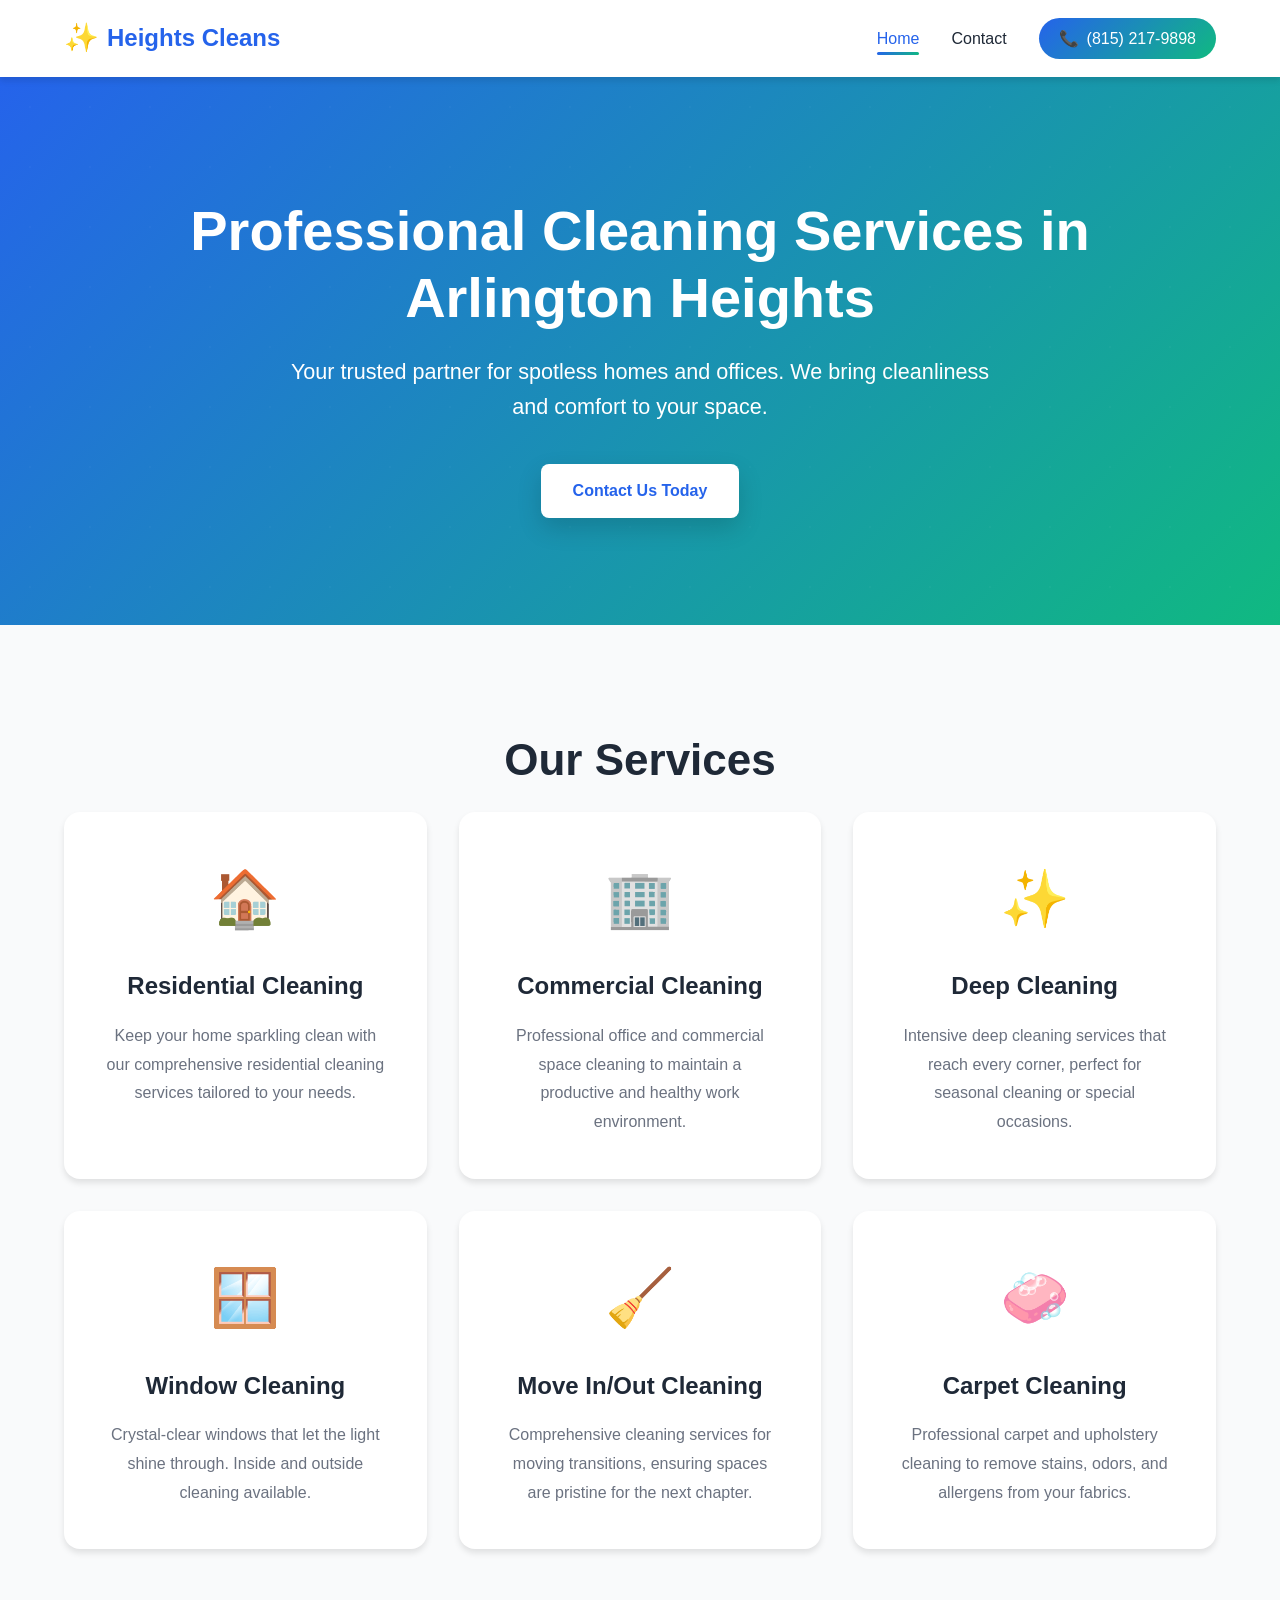
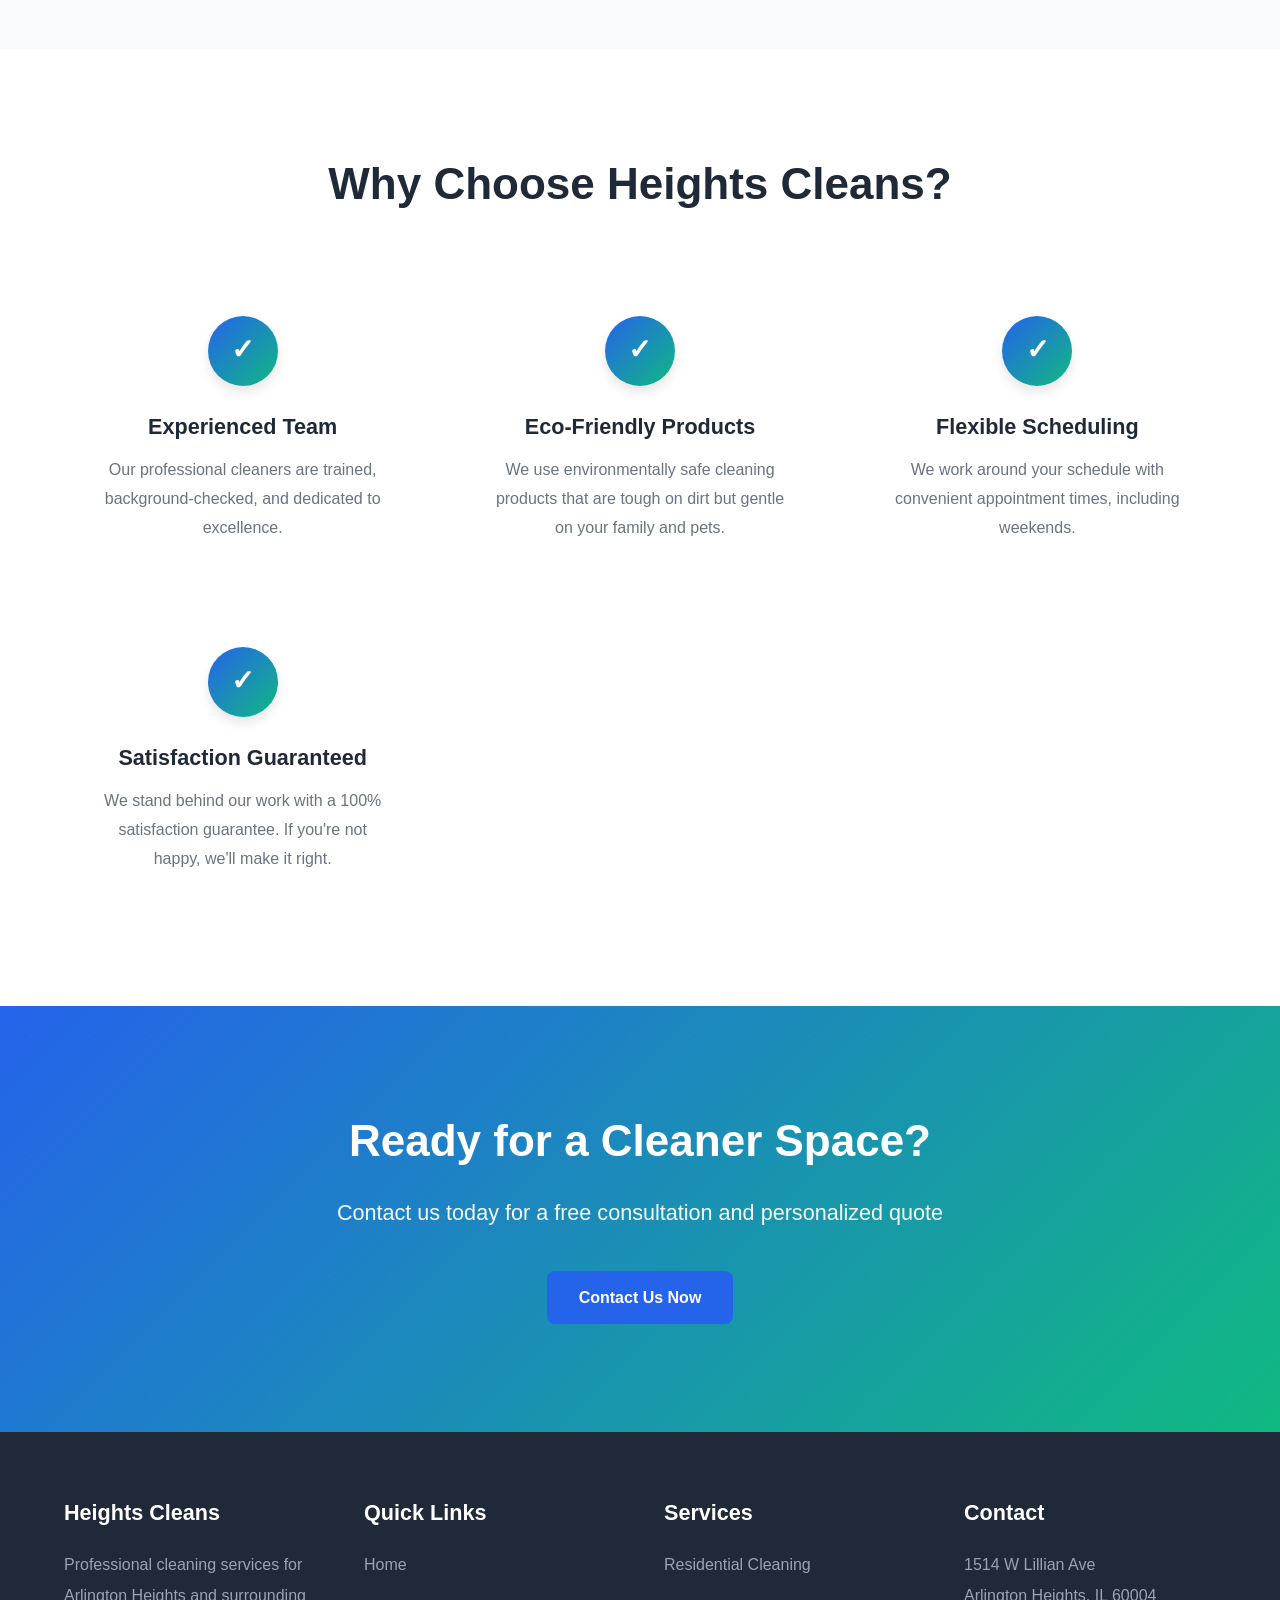
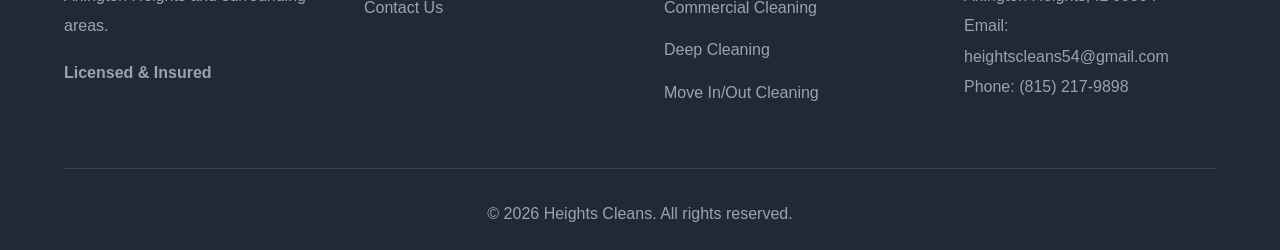
<file: hc1/index.html>
<!DOCTYPE html>
<html lang="en">
<head>
    <meta charset="UTF-8">
    <meta name="viewport" content="width=device-width, initial-scale=1.0">
    <title>Heights Cleans - Professional Cleaning Services in Arlington Heights, IL</title>
    <link rel="stylesheet" href="styles/main.css">
</head>
<body data-page="index">
    <div id="header-placeholder"></div>

    <section class="hero">
        <div class="container">
            <div class="hero-content">
                <h1>Professional Cleaning Services in Arlington Heights</h1>
                <p>Your trusted partner for spotless homes and offices. We bring cleanliness and comfort to your space.</p>
                <a href="contact.html" class="btn btn-primary">Contact Us Today</a>
            </div>
        </div>
    </section>

    <section class="services">
        <div class="container">
            <h2>Our Services</h2>
            <div class="services-grid">
                <div class="service-card">
                    <div class="service-icon">🏠</div>
                    <h3>Residential Cleaning</h3>
                    <p>Keep your home sparkling clean with our comprehensive residential cleaning services tailored to your needs.</p>
                </div>
                <div class="service-card">
                    <div class="service-icon">🏢</div>
                    <h3>Commercial Cleaning</h3>
                    <p>Professional office and commercial space cleaning to maintain a productive and healthy work environment.</p>
                </div>
                <div class="service-card">
                    <div class="service-icon">✨</div>
                    <h3>Deep Cleaning</h3>
                    <p>Intensive deep cleaning services that reach every corner, perfect for seasonal cleaning or special occasions.</p>
                </div>
                <div class="service-card">
                    <div class="service-icon">🪟</div>
                    <h3>Window Cleaning</h3>
                    <p>Crystal-clear windows that let the light shine through. Inside and outside cleaning available.</p>
                </div>
                <div class="service-card">
                    <div class="service-icon">🧹</div>
                    <h3>Move In/Out Cleaning</h3>
                    <p>Comprehensive cleaning services for moving transitions, ensuring spaces are pristine for the next chapter.</p>
                </div>
                <div class="service-card">
                    <div class="service-icon">🧼</div>
                    <h3>Carpet Cleaning</h3>
                    <p>Professional carpet and upholstery cleaning to remove stains, odors, and allergens from your fabrics.</p>
                </div>
            </div>
        </div>
    </section>

    <section class="why-choose">
        <div class="container">
            <h2>Why Choose Heights Cleans?</h2>
            <div class="features-grid">
                <div class="feature">
                    <div class="feature-icon">✓</div>
                    <h3>Experienced Team</h3>
                    <p>Our professional cleaners are trained, background-checked, and dedicated to excellence.</p>
                </div>
                <div class="feature">
                    <div class="feature-icon">✓</div>
                    <h3>Eco-Friendly Products</h3>
                    <p>We use environmentally safe cleaning products that are tough on dirt but gentle on your family and pets.</p>
                </div>
                <div class="feature">
                    <div class="feature-icon">✓</div>
                    <h3>Flexible Scheduling</h3>
                    <p>We work around your schedule with convenient appointment times, including weekends.</p>
                </div>
                <div class="feature">
                    <div class="feature-icon">✓</div>
                    <h3>Satisfaction Guaranteed</h3>
                    <p>We stand behind our work with a 100% satisfaction guarantee. If you're not happy, we'll make it right.</p>
                </div>
            </div>
        </div>
    </section>

    <section class="cta">
        <div class="container">
            <div class="cta-content">
                <h2>Ready for a Cleaner Space?</h2>
                <p>Contact us today for a free consultation and personalized quote</p>
                <a href="contact.html" class="btn btn-secondary">Contact Us Now</a>
            </div>
        </div>
    </section>

    <div id="footer-placeholder"></div>

    <script src="scripts/header.js"></script>
    <script src="scripts/navigation.js"></script>
</body>
</html>
</file>
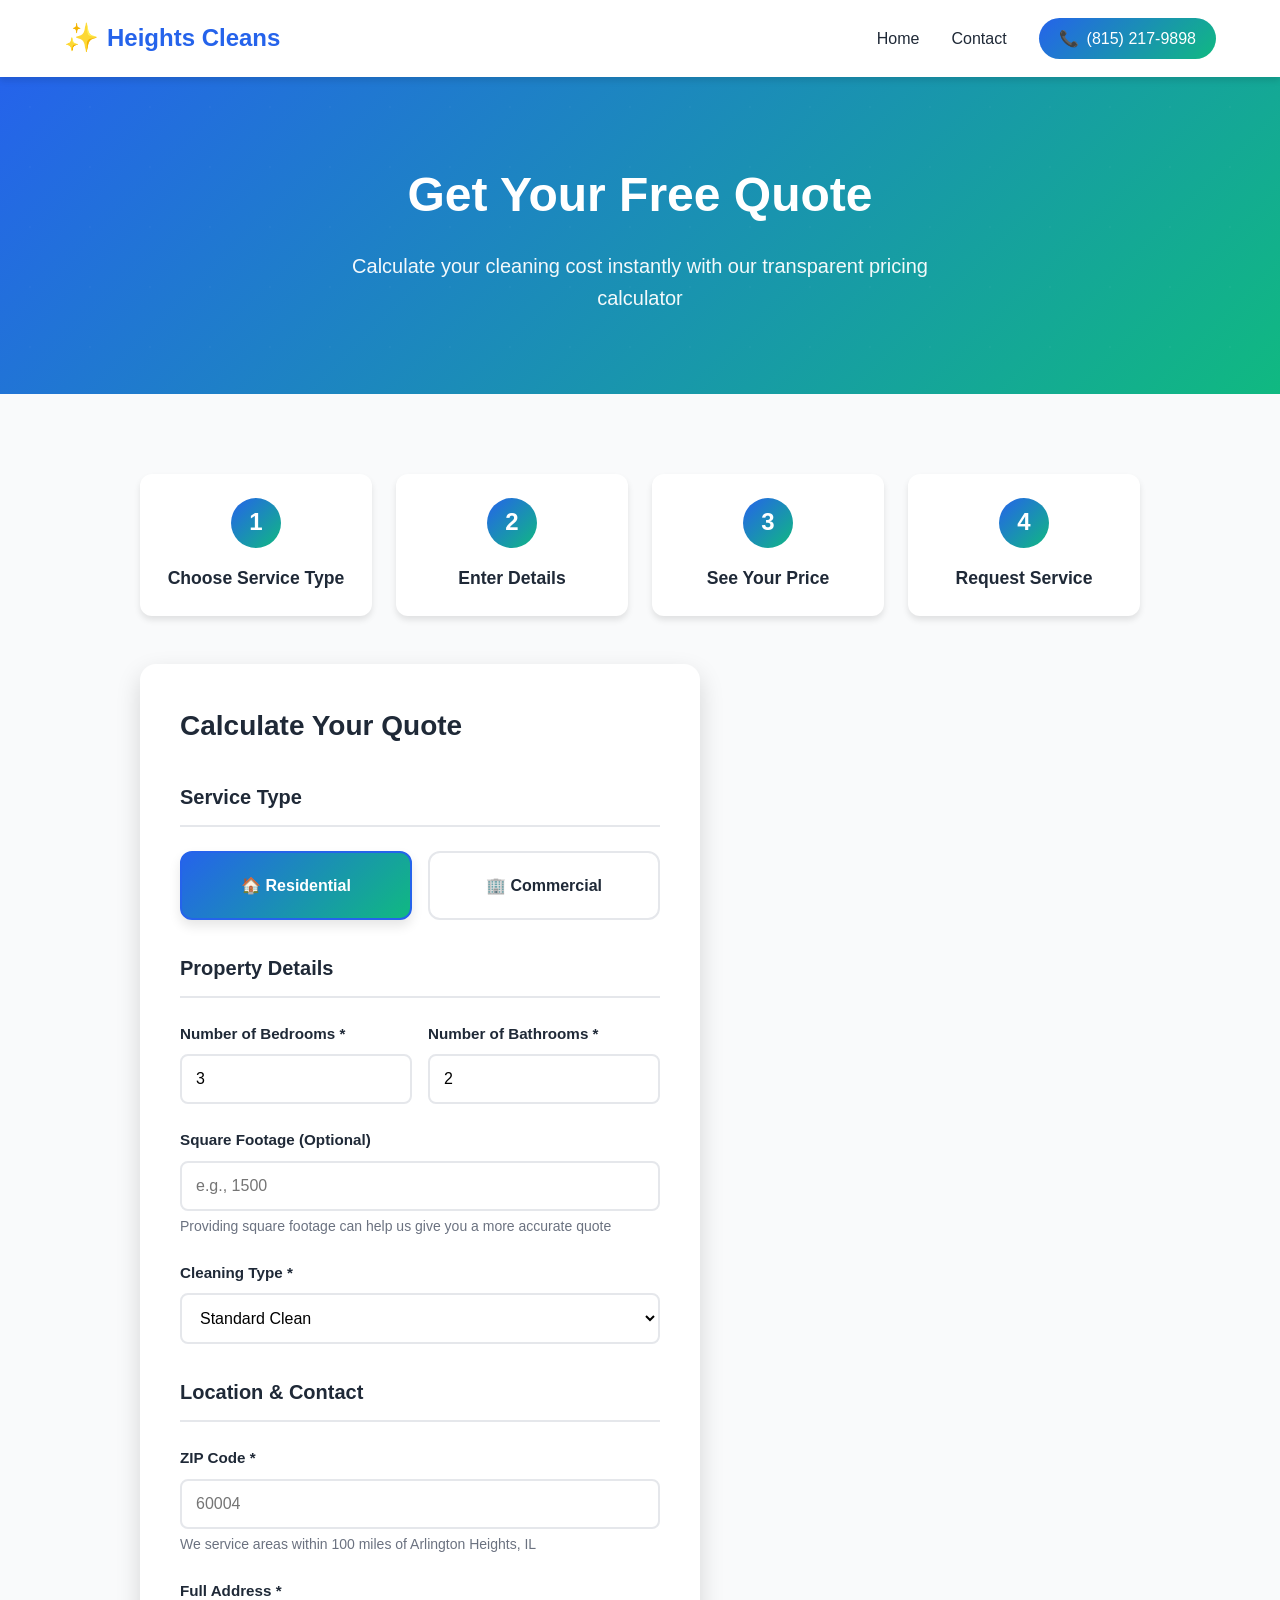
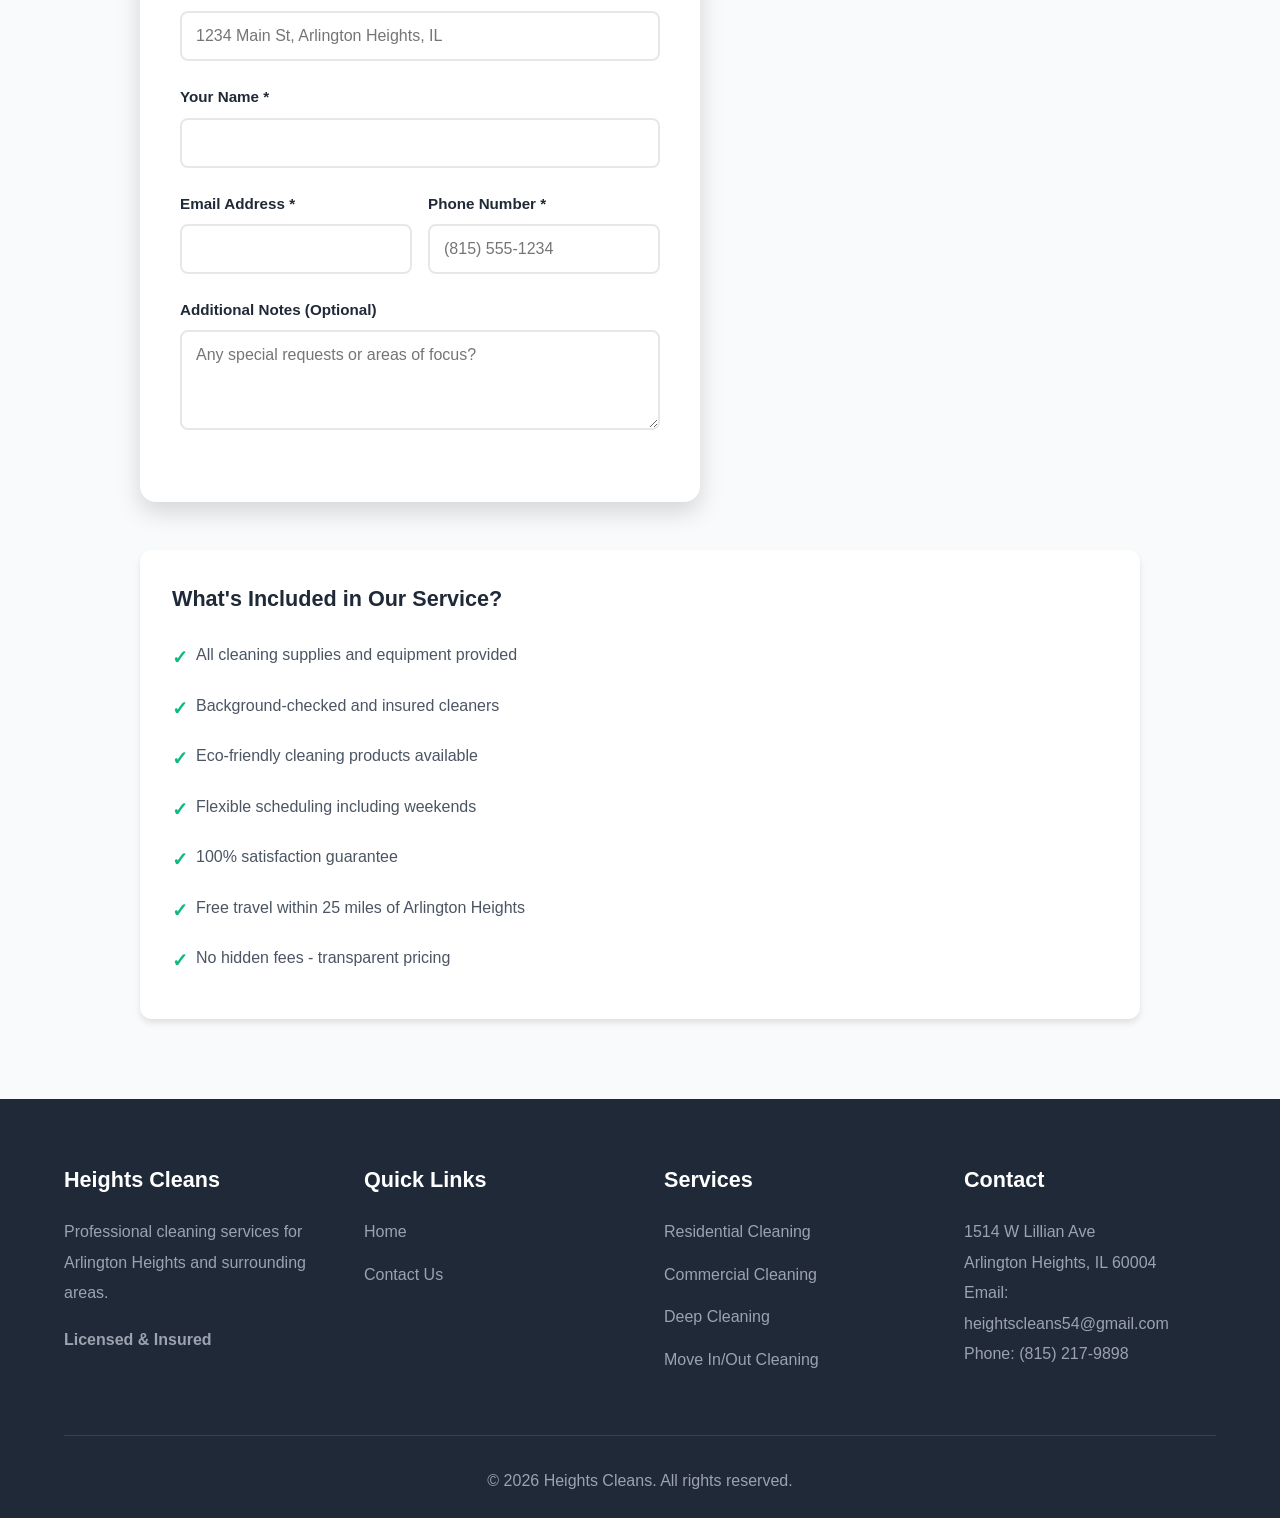
<file: hc1/quote.html>
<!DOCTYPE html>
<html lang="en">
<head>
    <meta charset="UTF-8">
    <meta name="viewport" content="width=device-width, initial-scale=1.0">
    <title>Get a Quote - Heights Cleans</title>
    <link rel="stylesheet" href="styles/main.css">
    <link rel="stylesheet" href="styles/quote.css">
</head>
<body data-page="quote">
    <div id="header-placeholder"></div>

    <section class="quote-hero">
        <div class="container">
            <div class="quote-hero-content">
                <h1>Get Your Free Quote</h1>
                <p>Calculate your cleaning cost instantly with our transparent pricing calculator</p>
            </div>
        </div>
    </section>

    <section class="quote-section">
        <div class="container">
            <div class="quote-container">
                <div class="quote-steps">
                    <div class="step-card">
                        <div class="step-number">1</div>
                        <h3>Choose Service Type</h3>
                    </div>
                    <div class="step-card">
                        <div class="step-number">2</div>
                        <h3>Enter Details</h3>
                    </div>
                    <div class="step-card">
                        <div class="step-number">3</div>
                        <h3>See Your Price</h3>
                    </div>
                    <div class="step-card">
                        <div class="step-number">4</div>
                        <h3>Request Service</h3>
                    </div>
                </div>

                <div class="quote-form-container">
                    <div class="quote-form-wrapper">
                        <h2>Calculate Your Quote</h2>
                        <form id="quoteForm">
                            <div class="form-section">
                                <div class="form-section-title">Service Type</div>
                                <div class="quote-type-selector">
                                    <div class="radio-card">
                                        <input type="radio" id="residential" name="quoteType" value="residential" checked>
                                        <label for="residential">🏠 Residential</label>
                                    </div>
                                    <div class="radio-card">
                                        <input type="radio" id="commercial" name="quoteType" value="commercial">
                                        <label for="commercial">🏢 Commercial</label>
                                    </div>
                                </div>
                            </div>

                            <div id="residentialFields" style="display: block;">
                                <div class="form-section">
                                    <div class="form-section-title">Property Details</div>
                                    <div class="form-row">
                                        <div class="form-group">
                                            <label for="bedrooms">Number of Bedrooms *</label>
                                            <input type="number" id="bedrooms" name="bedrooms" min="0" max="20" value="3" required>
                                        </div>
                                        <div class="form-group">
                                            <label for="bathrooms">Number of Bathrooms *</label>
                                            <input type="number" id="bathrooms" name="bathrooms" min="0" max="10" value="2" required>
                                        </div>
                                    </div>
                                    <div class="form-group">
                                        <label for="squareFeet">Square Footage (Optional)</label>
                                        <input type="number" id="squareFeet" name="squareFeet" min="0" max="10000" placeholder="e.g., 1500">
                                        <span class="help-text">Providing square footage can help us give you a more accurate quote</span>
                                    </div>
                                    <div class="form-group">
                                        <label for="cleanType">Cleaning Type *</label>
                                        <select id="cleanType" name="cleanType" required>
                                            <option value="standard">Standard Clean</option>
                                            <option value="deep">Deep Clean (1.5× base price)</option>
                                            <option value="moveInOut">Move In/Out Clean (1.4× base price)</option>
                                        </select>
                                    </div>
                                </div>
                            </div>

                            <div id="commercialFields">
                                <div class="form-section">
                                    <div class="form-section-title">Commercial Property Details</div>
                                    <div class="form-group">
                                        <label for="commercialSquareFeet">Square Footage *</label>
                                        <input type="number" id="commercialSquareFeet" name="commercialSquareFeet" min="100" max="50000" placeholder="e.g., 2500" required>
                                        <span class="help-text">Total square footage of the commercial space</span>
                                    </div>
                                    <div class="form-group">
                                        <label for="commercialCleanType">Cleaning Type *</label>
                                        <select id="commercialCleanType" name="commercialCleanType" required>
                                            <option value="standard">Standard Clean</option>
                                            <option value="deep">Deep Clean (1.6× base price)</option>
                                        </select>
                                    </div>
                                </div>
                            </div>

                            <div class="form-section">
                                <div class="form-section-title">Location & Contact</div>
                                <div class="form-group">
                                    <label for="zipCode">ZIP Code *</label>
                                    <input type="text" id="zipCode" name="zipCode" maxlength="5" pattern="[0-9]{5}" placeholder="60004" required>
                                    <span class="help-text">We service areas within 100 miles of Arlington Heights, IL</span>
                                </div>
                                <div class="form-group">
                                    <label for="address">Full Address *</label>
                                    <input type="text" id="address" name="address" placeholder="1234 Main St, Arlington Heights, IL" required>
                                </div>
                                <div class="form-group">
                                    <label for="name">Your Name *</label>
                                    <input type="text" id="name" name="name" required>
                                </div>
                                <div class="form-row">
                                    <div class="form-group">
                                        <label for="email">Email Address *</label>
                                        <input type="email" id="email" name="email" required>
                                    </div>
                                    <div class="form-group">
                                        <label for="phone">Phone Number *</label>
                                        <input type="tel" id="phone" name="phone" placeholder="(815) 555-1234" required>
                                    </div>
                                </div>
                                <div class="form-group">
                                    <label for="notes">Additional Notes (Optional)</label>
                                    <textarea id="notes" name="notes" placeholder="Any special requests or areas of focus?"></textarea>
                                </div>
                            </div>
                        </form>
                        <div id="quoteMessage" class="quote-message"></div>
                    </div>

                    <div id="quoteResults" class="quote-results" style="display: none;">
                        <h2>Your Quote</h2>
                        <div class="price-breakdown">
                            <h3>Price Breakdown</h3>
                            <ul id="priceBreakdown">
                            </ul>
                        </div>
                        <div class="price-summary">
                            <div class="price-row">
                                <span>Subtotal:</span>
                                <span id="subtotalAmount">$0.00</span>
                            </div>
                            <div class="price-row">
                                <span>Travel Fee:</span>
                                <span id="travelFeeAmount">$0.00</span>
                            </div>
                            <div class="price-row total">
                                <span>Total Estimate:</span>
                                <span id="totalAmount">$0.00</span>
                            </div>
                        </div>
                        <div id="distanceMessage" class="distance-message"></div>
                        <button type="submit" id="requestQuoteBtn" form="quoteForm">Request This Quote</button>
                    </div>
                </div>

                <div class="pricing-info">
                    <h3>What's Included in Our Service?</h3>
                    <ul>
                        <li>All cleaning supplies and equipment provided</li>
                        <li>Background-checked and insured cleaners</li>
                        <li>Eco-friendly cleaning products available</li>
                        <li>Flexible scheduling including weekends</li>
                        <li>100% satisfaction guarantee</li>
                        <li>Free travel within 25 miles of Arlington Heights</li>
                        <li>No hidden fees - transparent pricing</li>
                    </ul>
                </div>
            </div>
        </div>
    </section>

    <div id="footer-placeholder"></div>

    <script src="scripts/header.js"></script>
    <script src="scripts/navigation.js"></script>
    <script src="scripts/zipCodes.js"></script>
    <script src="scripts/quoteCalculator.js"></script>
</body>
</html>
</file>
<file: hc1/styles/main.css>
* {
    margin: 0;
    padding: 0;
    box-sizing: border-box;
}

:root {
    --primary-color: #2563eb;
    --primary-dark: #1d4ed8;
    --primary-light: #3b82f6;
    --secondary-color: #10b981;
    --secondary-dark: #059669;
    --accent-color: #f59e0b;
    --text-dark: #1f2937;
    --text-medium: #4b5563;
    --text-light: #6b7280;
    --bg-light: #f9fafb;
    --bg-white: #ffffff;
    --border-color: #e5e7eb;
    --shadow-sm: 0 1px 2px rgba(0, 0, 0, 0.05);
    --shadow: 0 4px 6px rgba(0, 0, 0, 0.1);
    --shadow-md: 0 6px 12px rgba(0, 0, 0, 0.1);
    --shadow-lg: 0 10px 25px rgba(0, 0, 0, 0.15);
    --shadow-xl: 0 20px 40px rgba(0, 0, 0, 0.2);
    --gradient-primary: linear-gradient(135deg, var(--primary-color) 0%, var(--secondary-color) 100%);
    --gradient-accent: linear-gradient(135deg, var(--primary-color) 0%, var(--accent-color) 100%);
}

body {
    font-family: -apple-system, BlinkMacSystemFont, 'Segoe UI', Roboto, 'Helvetica Neue', Arial, sans-serif;
    line-height: 1.6;
    color: var(--text-dark);
    overflow-x: hidden;
    background: var(--bg-white);
}

.container {
    max-width: 1200px;
    margin: 0 auto;
    padding: 0 24px;
}

.navbar {
    background: var(--bg-white);
    box-shadow: var(--shadow);
    position: sticky;
    top: 0;
    z-index: 1000;
    transition: all 0.3s ease;
    backdrop-filter: blur(10px);
    background: rgba(255, 255, 255, 0.95);
}

.nav-wrapper {
    display: flex;
    justify-content: space-between;
    align-items: center;
    padding: 1rem 0;
}

.logo {
    display: flex;
    align-items: center;
    gap: 0.5rem;
    font-size: 1.5rem;
    font-weight: 700;
    color: var(--primary-color);
    text-decoration: none;
    transition: all 0.3s ease;
}

.logo-icon {
    font-size: 1.75rem;
    animation: sparkle 2s ease-in-out infinite;
}

@keyframes sparkle {
    0%, 100% { transform: scale(1) rotate(0deg); }
    50% { transform: scale(1.1) rotate(10deg); }
}

.logo:hover {
    color: var(--secondary-color);
    transform: translateY(-2px);
}

.nav-links {
    display: flex;
    list-style: none;
    gap: 2rem;
    align-items: center;
}

.nav-links a {
    color: var(--text-dark);
    text-decoration: none;
    font-weight: 500;
    transition: all 0.3s ease;
    position: relative;
    padding: 0.5rem 0;
}

.nav-links a::after {
    content: '';
    position: absolute;
    bottom: 0;
    left: 0;
    width: 0;
    height: 3px;
    background: var(--gradient-primary);
    transition: width 0.3s ease;
    border-radius: 2px;
}

.nav-links a:hover::after,
.nav-links a.active::after {
    width: 100%;
}

.nav-links a:hover,
.nav-links a.active {
    color: var(--primary-color);
}

.nav-phone {
    background: var(--gradient-primary);
    color: var(--bg-white) !important;
    padding: 0.5rem 1.25rem !important;
    border-radius: 25px;
    font-weight: 600;
    display: flex;
    align-items: center;
    gap: 0.5rem;
    transition: all 0.3s ease;
}

.nav-phone::after {
    display: none;
}

.nav-phone:hover {
    transform: translateY(-2px);
    box-shadow: var(--shadow-md);
}

.phone-icon {
    font-size: 1rem;
}

.mobile-menu-toggle {
    display: none;
    flex-direction: column;
    background: none;
    border: none;
    cursor: pointer;
    padding: 0.5rem;
    z-index: 1001;
}

.mobile-menu-toggle span {
    width: 28px;
    height: 3px;
    background: var(--text-dark);
    margin: 3px 0;
    transition: all 0.3s ease;
    border-radius: 2px;
}

.hero {
    background: var(--gradient-primary);
    color: var(--bg-white);
    padding: 120px 0 100px;
    text-align: center;
    position: relative;
    overflow: hidden;
}

.hero::before {
    content: '';
    position: absolute;
    top: 0;
    left: 0;
    right: 0;
    bottom: 0;
    background: url('data:image/svg+xml,<svg width="60" height="60" xmlns="http://www.w3.org/2000/svg"><circle cx="30" cy="30" r="1" fill="white" fill-opacity="0.1"/></svg>');
    opacity: 0.3;
}

.hero-content {
    position: relative;
    z-index: 1;
}

.hero-content h1 {
    font-size: 3.5rem;
    margin-bottom: 1.5rem;
    font-weight: 800;
    line-height: 1.2;
    animation: fadeInUp 0.8s ease;
}

.hero-content p {
    font-size: 1.35rem;
    margin-bottom: 2.5rem;
    opacity: 0.95;
    max-width: 700px;
    margin-left: auto;
    margin-right: auto;
    animation: fadeInUp 0.8s ease 0.2s both;
}

.btn {
    display: inline-block;
    padding: 14px 32px;
    text-decoration: none;
    border-radius: 8px;
    font-weight: 600;
    transition: all 0.3s ease;
    cursor: pointer;
    border: none;
    font-size: 1rem;
    position: relative;
    overflow: hidden;
}

.btn::before {
    content: '';
    position: absolute;
    top: 50%;
    left: 50%;
    width: 0;
    height: 0;
    border-radius: 50%;
    background: rgba(255, 255, 255, 0.3);
    transform: translate(-50%, -50%);
    transition: width 0.6s, height 0.6s;
}

.btn:hover::before {
    width: 300px;
    height: 300px;
}

.btn-primary {
    background: var(--bg-white);
    color: var(--primary-color);
    animation: fadeInUp 0.8s ease 0.4s both;
    box-shadow: var(--shadow-lg);
}

.btn-primary:hover {
    transform: translateY(-3px);
    box-shadow: var(--shadow-xl);
}

.btn-secondary {
    background: var(--primary-color);
    color: var(--bg-white);
}

.btn-secondary:hover {
    background: var(--primary-dark);
    transform: translateY(-3px);
    box-shadow: var(--shadow-xl);
}

.services {
    padding: 100px 0;
    background: var(--bg-light);
}

.services h2 {
    text-align: center;
    font-size: 2.75rem;
    margin-bottom: 1rem;
    color: var(--text-dark);
    font-weight: 800;
}

.section-subtitle {
    text-align: center;
    font-size: 1.15rem;
    color: var(--text-light);
    margin-bottom: 4rem;
    max-width: 600px;
    margin-left: auto;
    margin-right: auto;
}

.services-grid {
    display: grid;
    grid-template-columns: repeat(auto-fit, minmax(320px, 1fr));
    gap: 2rem;
}

.service-card {
    background: var(--bg-white);
    padding: 2.5rem;
    border-radius: 16px;
    box-shadow: var(--shadow);
    transition: all 0.4s ease;
    text-align: center;
    border: 2px solid transparent;
}

.service-card:hover {
    transform: translateY(-8px);
    box-shadow: var(--shadow-xl);
    border-color: var(--primary-color);
}

.service-icon {
    font-size: 3.5rem;
    margin-bottom: 1.5rem;
    display: inline-block;
    transition: transform 0.3s ease;
}

.service-card:hover .service-icon {
    transform: scale(1.1) rotate(5deg);
}

.service-card h3 {
    font-size: 1.5rem;
    margin-bottom: 1rem;
    color: var(--text-dark);
    font-weight: 700;
}

.service-card p {
    color: var(--text-light);
    line-height: 1.8;
}

.why-choose {
    padding: 100px 0;
}

.why-choose h2 {
    text-align: center;
    font-size: 2.75rem;
    margin-bottom: 1rem;
    color: var(--text-dark);
    font-weight: 800;
}

.features-grid {
    display: grid;
    grid-template-columns: repeat(auto-fit, minmax(280px, 1fr));
    gap: 2.5rem;
    margin-top: 4rem;
}

.feature {
    text-align: center;
    padding: 2rem;
    border-radius: 12px;
    transition: all 0.3s ease;
}

.feature:hover {
    background: var(--bg-light);
    transform: translateY(-5px);
}

.feature-icon {
    width: 70px;
    height: 70px;
    background: var(--gradient-primary);
    color: var(--bg-white);
    border-radius: 50%;
    display: flex;
    align-items: center;
    justify-content: center;
    font-size: 1.75rem;
    font-weight: bold;
    margin: 0 auto 1.5rem;
    box-shadow: var(--shadow-md);
}

.feature h3 {
    font-size: 1.35rem;
    margin-bottom: 0.75rem;
    color: var(--text-dark);
    font-weight: 700;
}

.feature p {
    color: var(--text-light);
    line-height: 1.8;
}

.cta {
    background: var(--gradient-primary);
    color: var(--bg-white);
    padding: 100px 0;
    text-align: center;
    position: relative;
    overflow: hidden;
}

.cta::before {
    content: '';
    position: absolute;
    top: 0;
    left: 0;
    right: 0;
    bottom: 0;
    background: url('data:image/svg+xml,<svg width="60" height="60" xmlns="http://www.w3.org/2000/svg"><circle cx="30" cy="30" r="1" fill="white" fill-opacity="0.1"/></svg>');
    opacity: 0.3;
}

.cta-content {
    position: relative;
    z-index: 1;
}

.cta h2 {
    font-size: 2.75rem;
    margin-bottom: 1.25rem;
    font-weight: 800;
}

.cta p {
    font-size: 1.35rem;
    margin-bottom: 2.5rem;
    opacity: 0.95;
}

footer {
    background: var(--text-dark);
    color: var(--bg-white);
    padding: 4rem 0 1.5rem;
}

.footer-content {
    display: grid;
    grid-template-columns: repeat(auto-fit, minmax(250px, 1fr));
    gap: 3rem;
    margin-bottom: 3rem;
}

.footer-section h3 {
    font-size: 1.35rem;
    margin-bottom: 1.25rem;
    font-weight: 700;
}

.footer-section p,
.footer-section ul {
    color: #9ca3af;
    line-height: 1.9;
}

.footer-section a {
    color: #9ca3af;
    text-decoration: none;
    transition: color 0.3s ease;
}

.footer-section a:hover {
    color: var(--secondary-color);
}

.footer-section ul {
    list-style: none;
}

.footer-section ul li {
    margin-bottom: 0.75rem;
}

.footer-social {
    margin-top: 1rem;
}

.footer-bottom {
    text-align: center;
    padding-top: 2rem;
    border-top: 1px solid #374151;
    color: #9ca3af;
}

@keyframes fadeInUp {
    from {
        opacity: 0;
        transform: translateY(30px);
    }
    to {
        opacity: 1;
        transform: translateY(0);
    }
}

@keyframes fadeIn {
    from { opacity: 0; }
    to { opacity: 1; }
}

@media (max-width: 968px) {
    .hero-content h1 {
        font-size: 2.5rem;
    }
    
    .services h2,
    .why-choose h2,
    .cta h2 {
        font-size: 2.25rem;
    }
}

@media (max-width: 768px) {
    .mobile-menu-toggle {
        display: flex;
    }

    .nav-links {
        position: absolute;
        top: 100%;
        left: 0;
        right: 0;
        background: var(--bg-white);
        flex-direction: column;
        padding: 1.5rem 0;
        box-shadow: var(--shadow-lg);
        display: none;
        gap: 0;
        align-items: stretch;
    }

    .nav-links.active {
        display: flex;
    }

    .nav-links li {
        padding: 0;
    }
    
    .nav-links a {
        padding: 1rem 24px;
        display: block;
    }

    .nav-links a::after {
        display: none;
    }
    
    .nav-phone {
        margin: 0.5rem 24px;
        justify-content: center;
    }

    .hero {
        padding: 80px 0 60px;
    }

    .hero-content h1 {
        font-size: 2rem;
    }

    .hero-content p {
        font-size: 1.1rem;
    }

    .services,
    .why-choose,
    .cta {
        padding: 70px 0;
    }

    .services h2,
    .why-choose h2,
    .cta h2 {
        font-size: 2rem;
    }

    .services-grid,
    .features-grid {
        grid-template-columns: 1fr;
    }

    .footer-content {
        grid-template-columns: 1fr;
        text-align: center;
    }
}

@media (max-width: 480px) {
    .container {
        padding: 0 16px;
    }
    
    .hero {
        padding: 60px 0 50px;
    }

    .hero-content h1 {
        font-size: 1.75rem;
    }

    .services,
    .why-choose,
    .cta {
        padding: 60px 0;
    }
    
    .btn {
        padding: 12px 24px;
        font-size: 0.95rem;
    }
}
</file>
<file: hc1/styles/quote.css>
.quote-hero {
    background: var(--gradient-primary);
    color: var(--bg-white);
    padding: 80px 0;
    text-align: center;
    position: relative;
    overflow: hidden;
}

.quote-hero::before {
    content: '';
    position: absolute;
    top: 0;
    left: 0;
    right: 0;
    bottom: 0;
    background: url('data:image/svg+xml,<svg width="60" height="60" xmlns="http://www.w3.org/2000/svg"><circle cx="30" cy="30" r="1" fill="white" fill-opacity="0.1"/></svg>');
    opacity: 0.3;
}

.quote-hero-content {
    position: relative;
    z-index: 1;
}

.quote-hero h1 {
    font-size: 3rem;
    margin-bottom: 1rem;
    font-weight: 800;
}

.quote-hero p {
    font-size: 1.25rem;
    opacity: 0.95;
    max-width: 600px;
    margin: 0 auto;
}

.quote-section {
    padding: 80px 0;
    background: var(--bg-light);
}

.quote-container {
    max-width: 1000px;
    margin: 0 auto;
}

.quote-steps {
    display: grid;
    grid-template-columns: repeat(auto-fit, minmax(200px, 1fr));
    gap: 1.5rem;
    margin-bottom: 3rem;
}

.step-card {
    background: var(--bg-white);
    padding: 1.5rem;
    border-radius: 12px;
    text-align: center;
    box-shadow: var(--shadow);
    transition: all 0.3s ease;
}

.step-card:hover {
    transform: translateY(-5px);
    box-shadow: var(--shadow-lg);
}

.step-number {
    width: 50px;
    height: 50px;
    background: var(--gradient-primary);
    color: var(--bg-white);
    border-radius: 50%;
    display: flex;
    align-items: center;
    justify-content: center;
    font-size: 1.5rem;
    font-weight: 700;
    margin: 0 auto 1rem;
}

.step-card h3 {
    font-size: 1.1rem;
    color: var(--text-dark);
    font-weight: 600;
}

.quote-form-container {
    display: grid;
    grid-template-columns: 1fr 1fr;
    gap: 3rem;
    align-items: start;
}

.quote-form-wrapper {
    background: var(--bg-white);
    padding: 2.5rem;
    border-radius: 16px;
    box-shadow: var(--shadow-lg);
}

.quote-form-wrapper h2 {
    font-size: 1.75rem;
    margin-bottom: 2rem;
    color: var(--text-dark);
    font-weight: 700;
}

.form-section {
    margin-bottom: 2rem;
}

.form-section-title {
    font-size: 1.25rem;
    font-weight: 700;
    color: var(--text-dark);
    margin-bottom: 1.5rem;
    padding-bottom: 0.75rem;
    border-bottom: 2px solid var(--border-color);
}

.quote-type-selector {
    display: grid;
    grid-template-columns: 1fr 1fr;
    gap: 1rem;
    margin-bottom: 1.5rem;
}

.radio-card {
    position: relative;
}

.radio-card input[type="radio"] {
    position: absolute;
    opacity: 0;
}

.radio-card label {
    display: block;
    padding: 1.25rem;
    border: 2px solid var(--border-color);
    border-radius: 12px;
    cursor: pointer;
    transition: all 0.3s ease;
    text-align: center;
    font-weight: 600;
    background: var(--bg-white);
}

.radio-card input[type="radio"]:checked + label {
    border-color: var(--primary-color);
    background: var(--gradient-primary);
    color: var(--bg-white);
    box-shadow: var(--shadow-md);
}

.radio-card label:hover {
    border-color: var(--primary-light);
    transform: translateY(-2px);
}

.form-group {
    display: flex;
    flex-direction: column;
    margin-bottom: 1.5rem;
}

.form-group label {
    margin-bottom: 0.5rem;
    font-weight: 600;
    color: var(--text-dark);
    font-size: 0.95rem;
}

.form-group input,
.form-group select,
.form-group textarea {
    padding: 0.875rem;
    border: 2px solid var(--border-color);
    border-radius: 8px;
    font-size: 1rem;
    font-family: inherit;
    transition: all 0.3s ease;
    background: var(--bg-white);
}

.form-group input:focus,
.form-group select:focus,
.form-group textarea:focus {
    outline: none;
    border-color: var(--primary-color);
    box-shadow: 0 0 0 3px rgba(37, 99, 235, 0.1);
}

.form-group textarea {
    resize: vertical;
    min-height: 100px;
}

.form-row {
    display: grid;
    grid-template-columns: 1fr 1fr;
    gap: 1rem;
}

.help-text {
    font-size: 0.875rem;
    color: var(--text-light);
    margin-top: 0.25rem;
}

#residentialFields,
#commercialFields {
    display: none;
}

.quote-results {
    background: var(--bg-white);
    padding: 2.5rem;
    border-radius: 16px;
    box-shadow: var(--shadow-lg);
    position: sticky;
    top: 100px;
}

.quote-results h2 {
    font-size: 1.75rem;
    margin-bottom: 2rem;
    color: var(--text-dark);
    font-weight: 700;
    text-align: center;
}

.price-breakdown {
    background: var(--bg-light);
    padding: 1.5rem;
    border-radius: 12px;
    margin-bottom: 1.5rem;
}

.price-breakdown h3 {
    font-size: 1.1rem;
    font-weight: 600;
    color: var(--text-dark);
    margin-bottom: 1rem;
}

.price-breakdown ul {
    list-style: none;
    margin-bottom: 1rem;
}

.price-breakdown li {
    padding: 0.5rem 0;
    color: var(--text-medium);
    display: flex;
    justify-content: space-between;
    align-items: center;
}

.price-breakdown li::before {
    content: '•';
    color: var(--primary-color);
    font-weight: bold;
    margin-right: 0.5rem;
}

.price-summary {
    border-top: 2px solid var(--border-color);
    padding-top: 1rem;
}

.price-row {
    display: flex;
    justify-content: space-between;
    align-items: center;
    margin-bottom: 0.75rem;
    font-size: 1rem;
    color: var(--text-medium);
}

.price-row.total {
    font-size: 1.5rem;
    font-weight: 700;
    color: var(--text-dark);
    margin-top: 1rem;
    padding-top: 1rem;
    border-top: 2px solid var(--border-color);
}

.distance-message {
    background: var(--bg-light);
    padding: 1rem;
    border-radius: 8px;
    text-align: center;
    margin-bottom: 1.5rem;
    font-weight: 600;
    color: var(--text-medium);
}

#requestQuoteBtn {
    width: 100%;
    padding: 1rem;
    background: var(--gradient-primary);
    color: var(--bg-white);
    border: none;
    border-radius: 8px;
    font-size: 1.1rem;
    font-weight: 700;
    cursor: pointer;
    transition: all 0.3s ease;
}

#requestQuoteBtn:hover:not(:disabled) {
    transform: translateY(-2px);
    box-shadow: var(--shadow-lg);
}

#requestQuoteBtn:disabled {
    opacity: 0.5;
    cursor: not-allowed;
}

.quote-message {
    padding: 1.25rem;
    border-radius: 8px;
    margin-top: 1.5rem;
    display: none;
    text-align: center;
    font-weight: 500;
    animation: slideIn 0.3s ease;
}

.quote-message.success {
    background: #d1fae5;
    color: #065f46;
    border: 2px solid #10b981;
}

.quote-message.error {
    background: #fee2e2;
    color: #991b1b;
    border: 2px solid #ef4444;
}

@keyframes slideIn {
    from {
        opacity: 0;
        transform: translateY(-10px);
    }
    to {
        opacity: 1;
        transform: translateY(0);
    }
}

.pricing-info {
    background: var(--bg-white);
    padding: 2rem;
    border-radius: 12px;
    box-shadow: var(--shadow);
    margin-top: 3rem;
}

.pricing-info h3 {
    font-size: 1.35rem;
    font-weight: 700;
    color: var(--text-dark);
    margin-bottom: 1rem;
}

.pricing-info ul {
    list-style: none;
    color: var(--text-medium);
    line-height: 1.8;
}

.pricing-info li {
    padding: 0.5rem 0;
    display: flex;
    align-items: start;
    gap: 0.5rem;
}

.pricing-info li::before {
    content: '✓';
    color: var(--secondary-color);
    font-weight: bold;
    font-size: 1.2rem;
}

@media (max-width: 968px) {
    .quote-form-container {
        grid-template-columns: 1fr;
    }
    
    .quote-results {
        position: static;
    }
    
    .form-row {
        grid-template-columns: 1fr;
    }
}

@media (max-width: 768px) {
    .quote-hero h1 {
        font-size: 2rem;
    }
    
    .quote-steps {
        grid-template-columns: 1fr;
    }
    
    .quote-type-selector {
        grid-template-columns: 1fr;
    }
    
    .quote-form-wrapper,
    .quote-results {
        padding: 1.5rem;
    }
}
</file>
